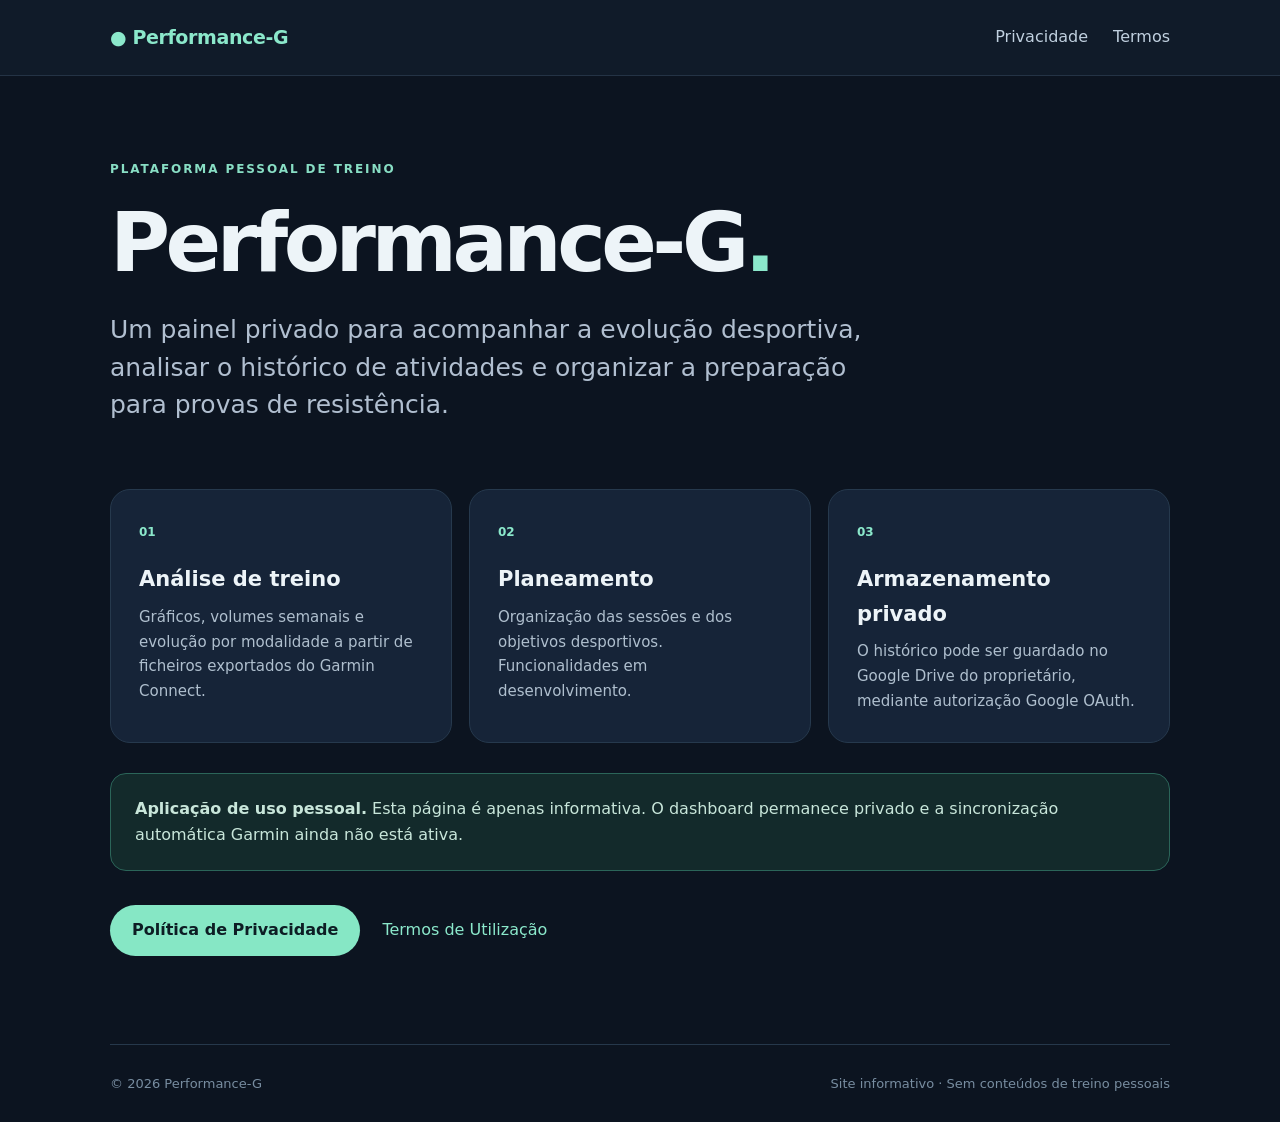
<file: index.html>
<!DOCTYPE html><html lang="pt-PT"><head><meta charset="UTF-8"><meta name="viewport" content="width=device-width,initial-scale=1"><meta name="description" content="Painel pessoal e privado de análise e planeamento de treino."><title>Apresentação | Performance-G</title><link rel="stylesheet" href="style.css"></head><body><header><div class="wrap nav"><a class="brand" href="./">● Performance-G</a><nav><a href="privacy.html">Privacidade</a><a href="terms.html">Termos</a></nav></div></header><main class="wrap"><div class="eyebrow">PLATAFORMA PESSOAL DE TREINO</div><h1>Performance-G<span class="dot">.</span></h1><p class="lead">Um painel privado para acompanhar a evolução desportiva, analisar o histórico de atividades e organizar a preparação para provas de resistência.</p><div class="features"><article><span>01</span><h2>Análise de treino</h2><p>Gráficos, volumes semanais e evolução por modalidade a partir de ficheiros exportados do Garmin Connect.</p></article><article><span>02</span><h2>Planeamento</h2><p>Organização das sessões e dos objetivos desportivos. Funcionalidades em desenvolvimento.</p></article><article><span>03</span><h2>Armazenamento privado</h2><p>O histórico pode ser guardado no Google Drive do proprietário, mediante autorização Google OAuth.</p></article></div><div class="note"><strong>Aplicação de uso pessoal.</strong> Esta página é apenas informativa. O dashboard permanece privado e a sincronização automática Garmin ainda não está ativa.</div><div class="actions"><a class="pill" href="privacy.html">Política de Privacidade</a><a href="terms.html">Termos de Utilização</a></div></main><footer class="wrap"><span>© 2026 Performance-G</span><span>Site informativo · Sem conteúdos de treino pessoais</span></footer></body></html>
</file>
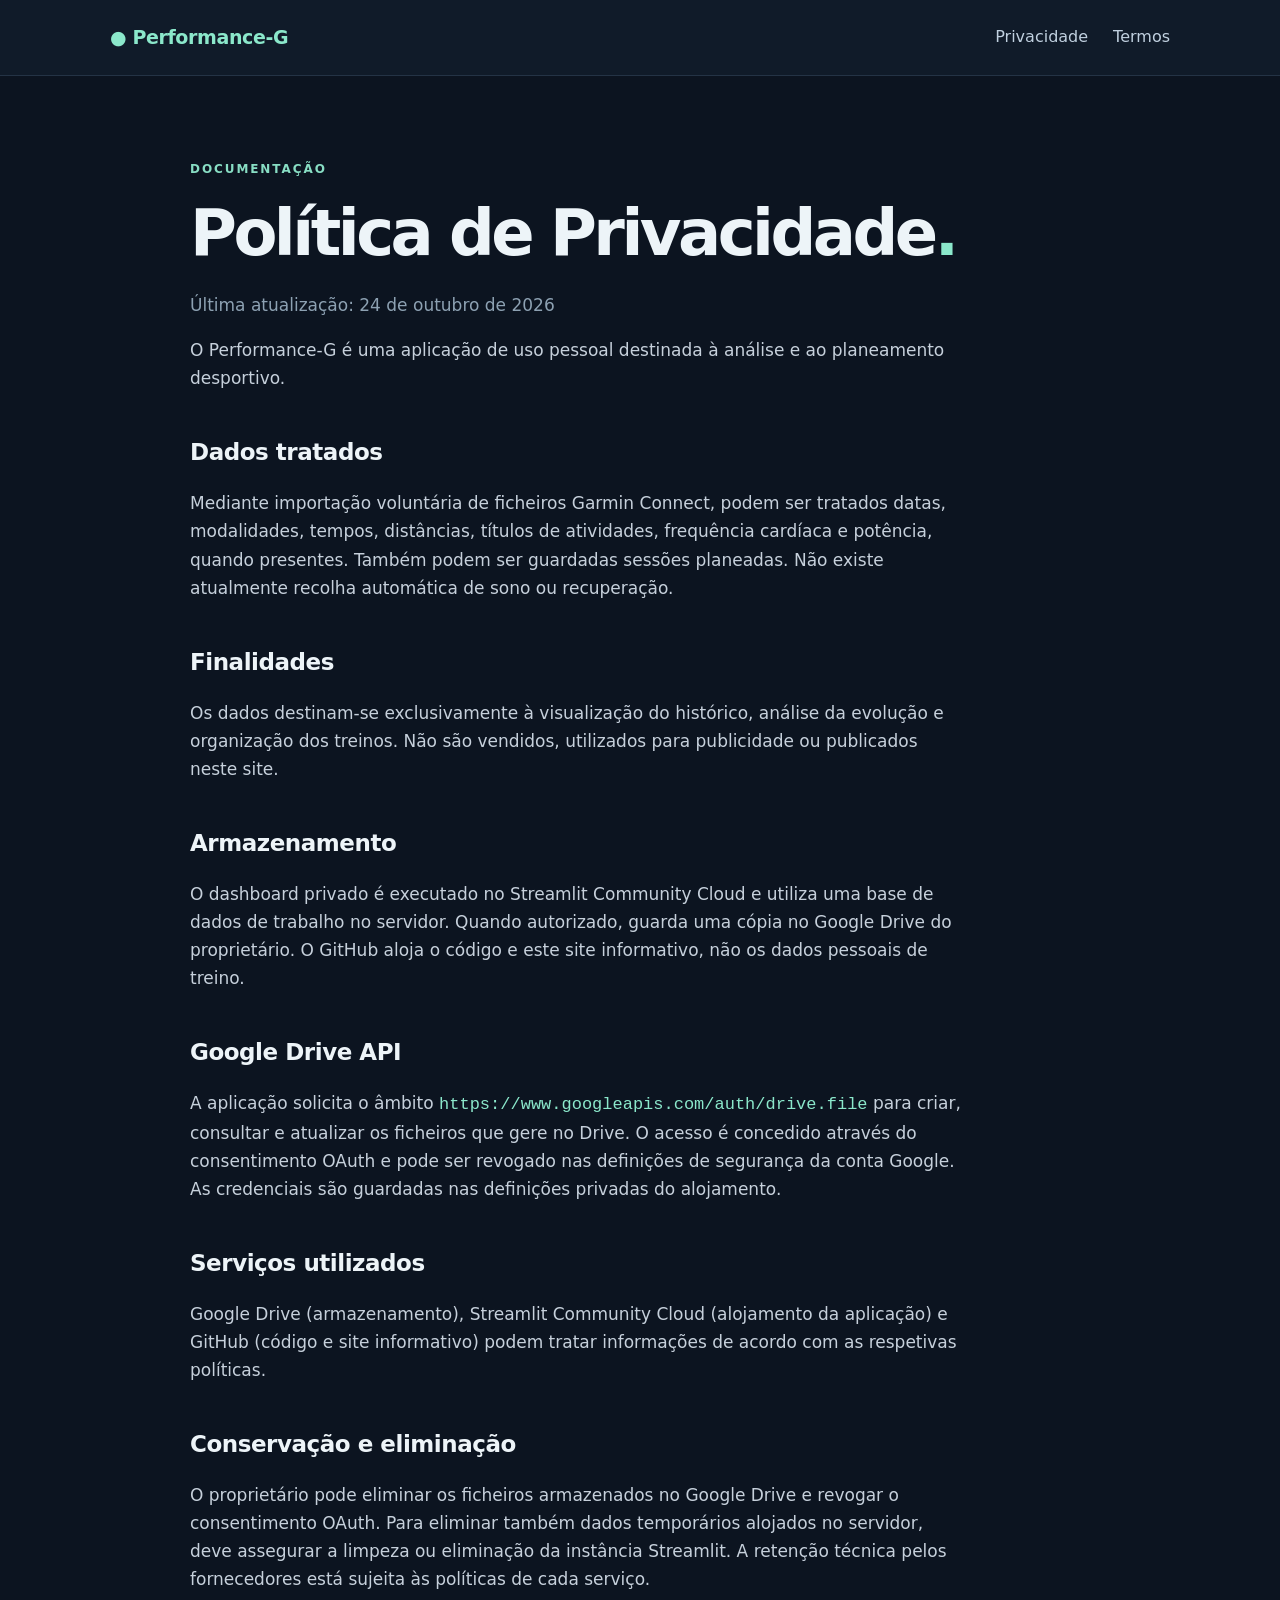
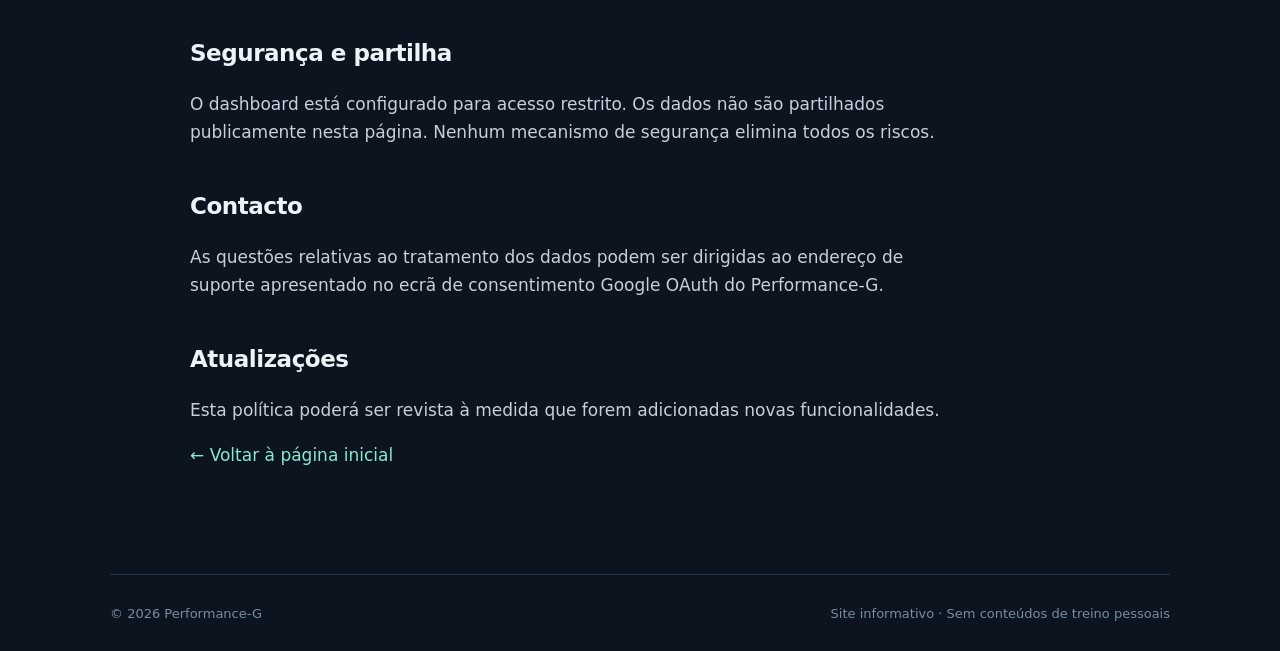
<file: privacy.html>
<!DOCTYPE html><html lang="pt-PT"><head><meta charset="UTF-8"><meta name="viewport" content="width=device-width,initial-scale=1"><meta name="description" content="Como o Performance-G trata os dados de treino e utiliza o Google Drive."><title>Política de Privacidade | Performance-G</title><link rel="stylesheet" href="style.css"></head><body><header><div class="wrap nav"><a class="brand" href="./">● Performance-G</a><nav><a href="privacy.html">Privacidade</a><a href="terms.html">Termos</a></nav></div></header><main class="wrap prose"><div class="eyebrow">DOCUMENTAÇÃO</div><h1>Política de Privacidade<span class="dot">.</span></h1><p class="muted">Última atualização: 24 de outubro de 2026</p><p>O Performance-G é uma aplicação de uso pessoal destinada à análise e ao planeamento desportivo.</p><h2>Dados tratados</h2><p>Mediante importação voluntária de ficheiros Garmin Connect, podem ser tratados datas, modalidades, tempos, distâncias, títulos de atividades, frequência cardíaca e potência, quando presentes. Também podem ser guardadas sessões planeadas. Não existe atualmente recolha automática de sono ou recuperação.</p><h2>Finalidades</h2><p>Os dados destinam-se exclusivamente à visualização do histórico, análise da evolução e organização dos treinos. Não são vendidos, utilizados para publicidade ou publicados neste site.</p><h2>Armazenamento</h2><p>O dashboard privado é executado no Streamlit Community Cloud e utiliza uma base de dados de trabalho no servidor. Quando autorizado, guarda uma cópia no Google Drive do proprietário. O GitHub aloja o código e este site informativo, não os dados pessoais de treino.</p><h2>Google Drive API</h2><p>A aplicação solicita o âmbito <code>https://www.googleapis.com/auth/drive.file</code> para criar, consultar e atualizar os ficheiros que gere no Drive. O acesso é concedido através do consentimento OAuth e pode ser revogado nas definições de segurança da conta Google. As credenciais são guardadas nas definições privadas do alojamento.</p><h2>Serviços utilizados</h2><p>Google Drive (armazenamento), Streamlit Community Cloud (alojamento da aplicação) e GitHub (código e site informativo) podem tratar informações de acordo com as respetivas políticas.</p><h2>Conservação e eliminação</h2><p>O proprietário pode eliminar os ficheiros armazenados no Google Drive e revogar o consentimento OAuth. Para eliminar também dados temporários alojados no servidor, deve assegurar a limpeza ou eliminação da instância Streamlit. A retenção técnica pelos fornecedores está sujeita às políticas de cada serviço.</p><h2>Segurança e partilha</h2><p>O dashboard está configurado para acesso restrito. Os dados não são partilhados publicamente nesta página. Nenhum mecanismo de segurança elimina todos os riscos.</p><h2>Contacto</h2><p>As questões relativas ao tratamento dos dados podem ser dirigidas ao endereço de suporte apresentado no ecrã de consentimento Google OAuth do Performance-G.</p><h2>Atualizações</h2><p>Esta política poderá ser revista à medida que forem adicionadas novas funcionalidades.</p><p><a href="./">← Voltar à página inicial</a></p></main><footer class="wrap"><span>© 2026 Performance-G</span><span>Site informativo · Sem conteúdos de treino pessoais</span></footer></body></html>
</file>
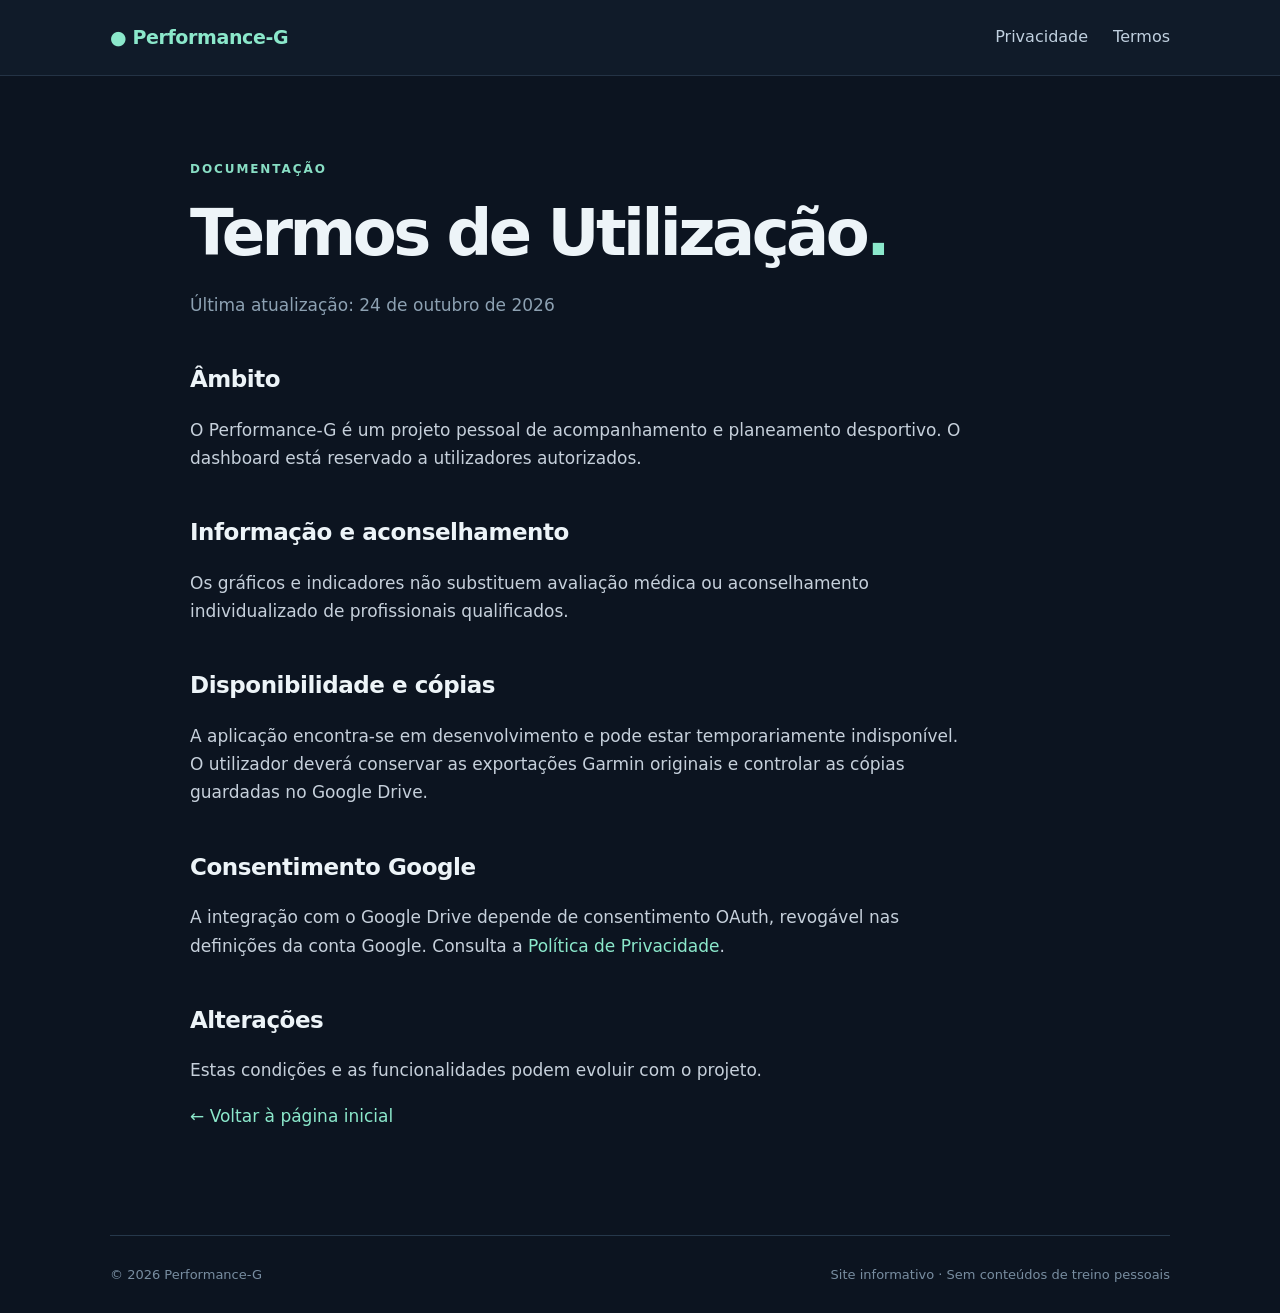
<file: terms.html>
<!DOCTYPE html><html lang="pt-PT"><head><meta charset="UTF-8"><meta name="viewport" content="width=device-width,initial-scale=1"><meta name="description" content="Condições de utilização pessoal do Performance-G."><title>Termos de Utilização | Performance-G</title><link rel="stylesheet" href="style.css"></head><body><header><div class="wrap nav"><a class="brand" href="./">● Performance-G</a><nav><a href="privacy.html">Privacidade</a><a href="terms.html">Termos</a></nav></div></header><main class="wrap prose"><div class="eyebrow">DOCUMENTAÇÃO</div><h1>Termos de Utilização<span class="dot">.</span></h1><p class="muted">Última atualização: 24 de outubro de 2026</p><h2>Âmbito</h2><p>O Performance-G é um projeto pessoal de acompanhamento e planeamento desportivo. O dashboard está reservado a utilizadores autorizados.</p><h2>Informação e aconselhamento</h2><p>Os gráficos e indicadores não substituem avaliação médica ou aconselhamento individualizado de profissionais qualificados.</p><h2>Disponibilidade e cópias</h2><p>A aplicação encontra-se em desenvolvimento e pode estar temporariamente indisponível. O utilizador deverá conservar as exportações Garmin originais e controlar as cópias guardadas no Google Drive.</p><h2>Consentimento Google</h2><p>A integração com o Google Drive depende de consentimento OAuth, revogável nas definições da conta Google. Consulta a <a href="privacy.html">Política de Privacidade</a>.</p><h2>Alterações</h2><p>Estas condições e as funcionalidades podem evoluir com o projeto.</p><p><a href="./">← Voltar à página inicial</a></p></main><footer class="wrap"><span>© 2026 Performance-G</span><span>Site informativo · Sem conteúdos de treino pessoais</span></footer></body></html>
</file>
<file: style.css>
:root{color-scheme:dark;font-family:Inter,ui-sans-serif,system-ui,-apple-system,'Segoe UI',sans-serif;background:#0c1420;color:#edf4f8}*{box-sizing:border-box}body{margin:0;min-height:100vh;line-height:1.65}a{color:#8be8cb;text-decoration:none}a:hover{text-decoration:underline}header{border-bottom:1px solid #243345;background:#101b29}.wrap{width:min(1060px,calc(100% - 44px));margin:auto}.nav{display:flex;align-items:center;justify-content:space-between;padding:22px 0}.nav nav{display:flex;gap:25px}.nav nav a{color:#c0d0df}.nav .active{color:#8be8cb}.brand{font-size:19px;font-weight:750;letter-spacing:-.02em}main{padding:84px 0 88px;min-height:65vh}.eyebrow{font-weight:750;color:#88dec4;font-size:12px;letter-spacing:.16em}h1{font-size:clamp(42px,6.8vw,82px);line-height:1.05;letter-spacing:-.055em;margin:20px 0 24px}.dot{color:#8be8cb}.lead{font-size:clamp(18px,2.6vw,25px);max-width:790px;color:#b1bfd0;line-height:1.5}.features{display:grid;grid-template-columns:repeat(3,1fr);gap:17px;margin:65px 0 30px}.features article{background:#162438;border:1px solid #26394d;border-radius:20px;padding:28px}.features span{font-size:12px;font-weight:800;color:#8be8cb}.features h2{font-size:21px;margin:18px 0 8px}.features p{color:#afbfce;font-size:15px;margin:0}.note{background:#132a2b;border:1px solid #2b6559;padding:22px 24px;border-radius:16px;color:#c8e6da}.actions{display:flex;gap:22px;align-items:center;margin-top:34px}.pill{display:inline-block;color:#0d1d24;background:#86e7c5;border-radius:999px;padding:12px 22px;font-weight:800}.prose{max-width:900px}.prose h1{font-size:clamp(40px,5.5vw,64px)}.prose h2{font-size:23px;letter-spacing:-.02em;margin:42px 0 12px}.prose p{color:#c6d0db;font-size:17px;max-width:780px}.prose code{overflow-wrap:anywhere;color:#8be8cb}.muted{color:#8da1b2!important}footer{display:flex;justify-content:space-between;gap:18px;padding:28px 0;color:#788da0;border-top:1px solid #26384b;font-size:13px}@media(max-width:700px){main{padding:55px 0}.features{grid-template-columns:1fr;margin:40px 0 25px}footer{flex-direction:column}}
</file>
